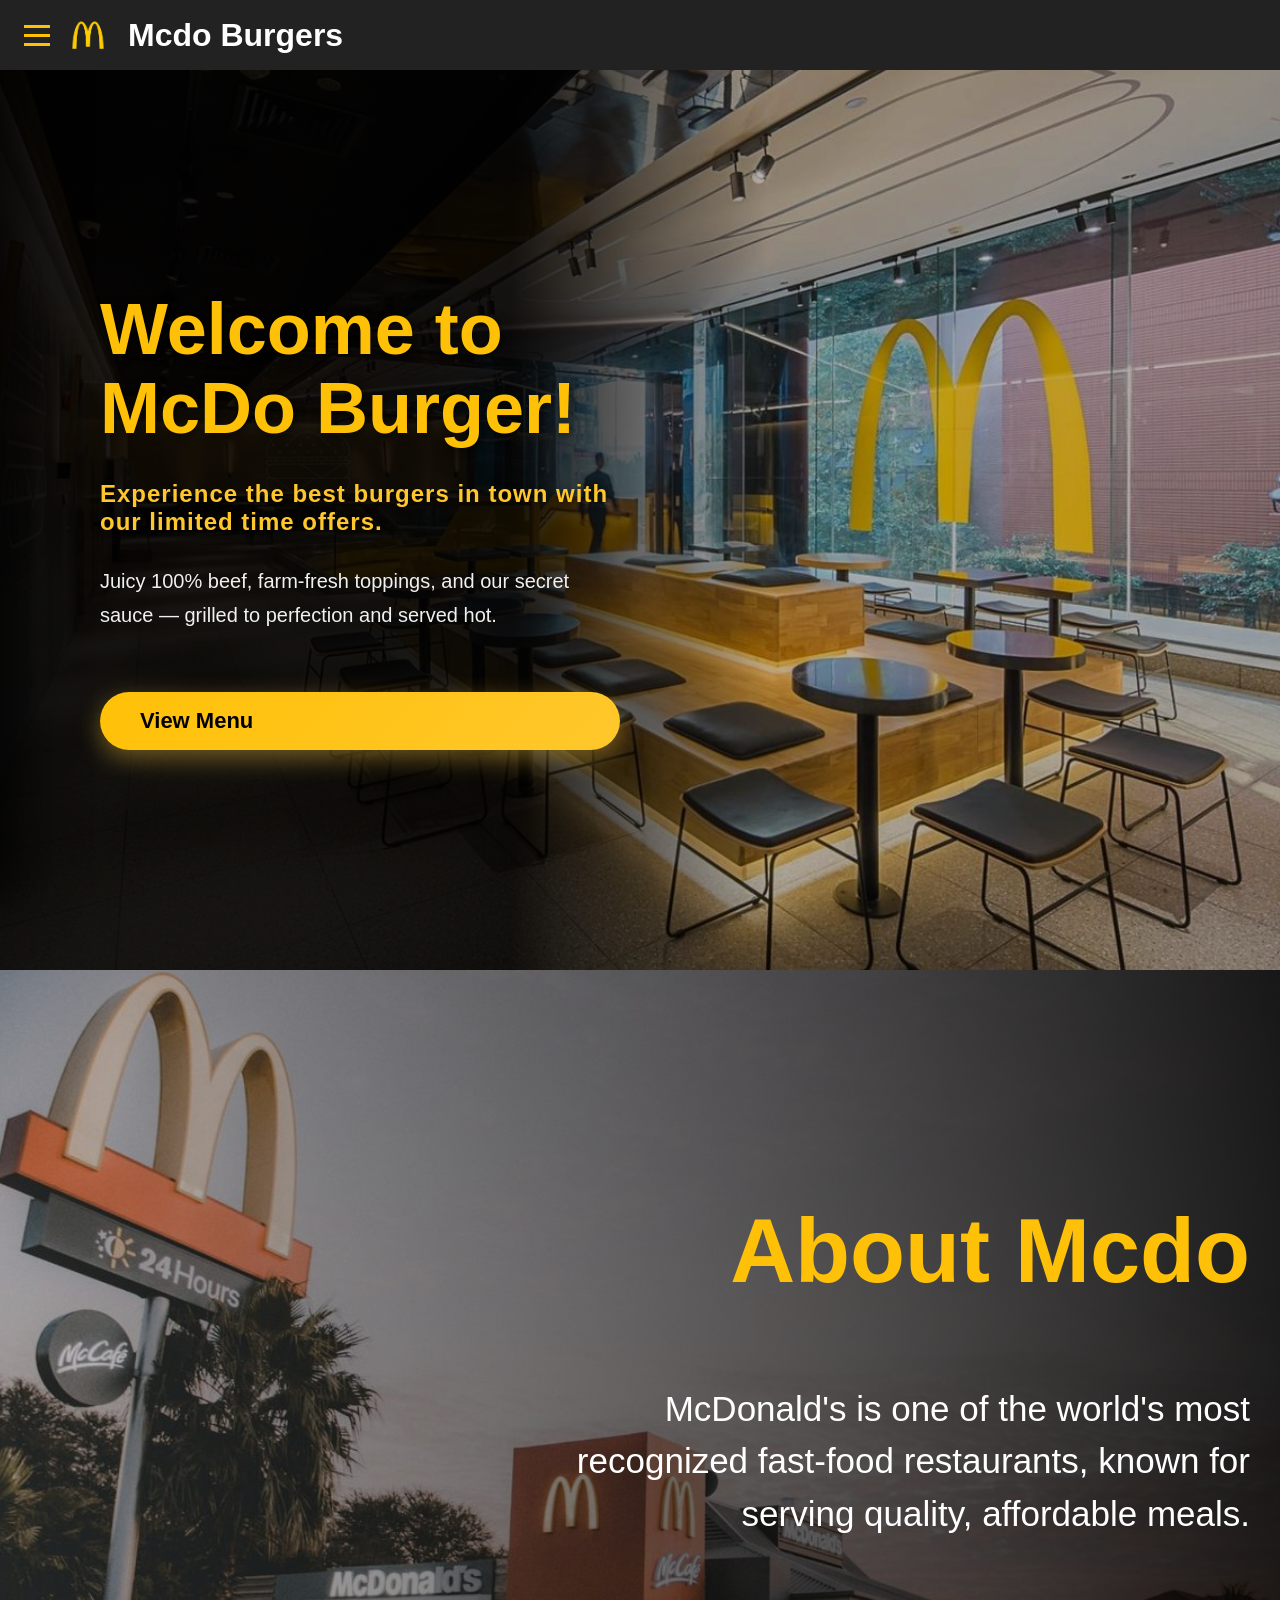
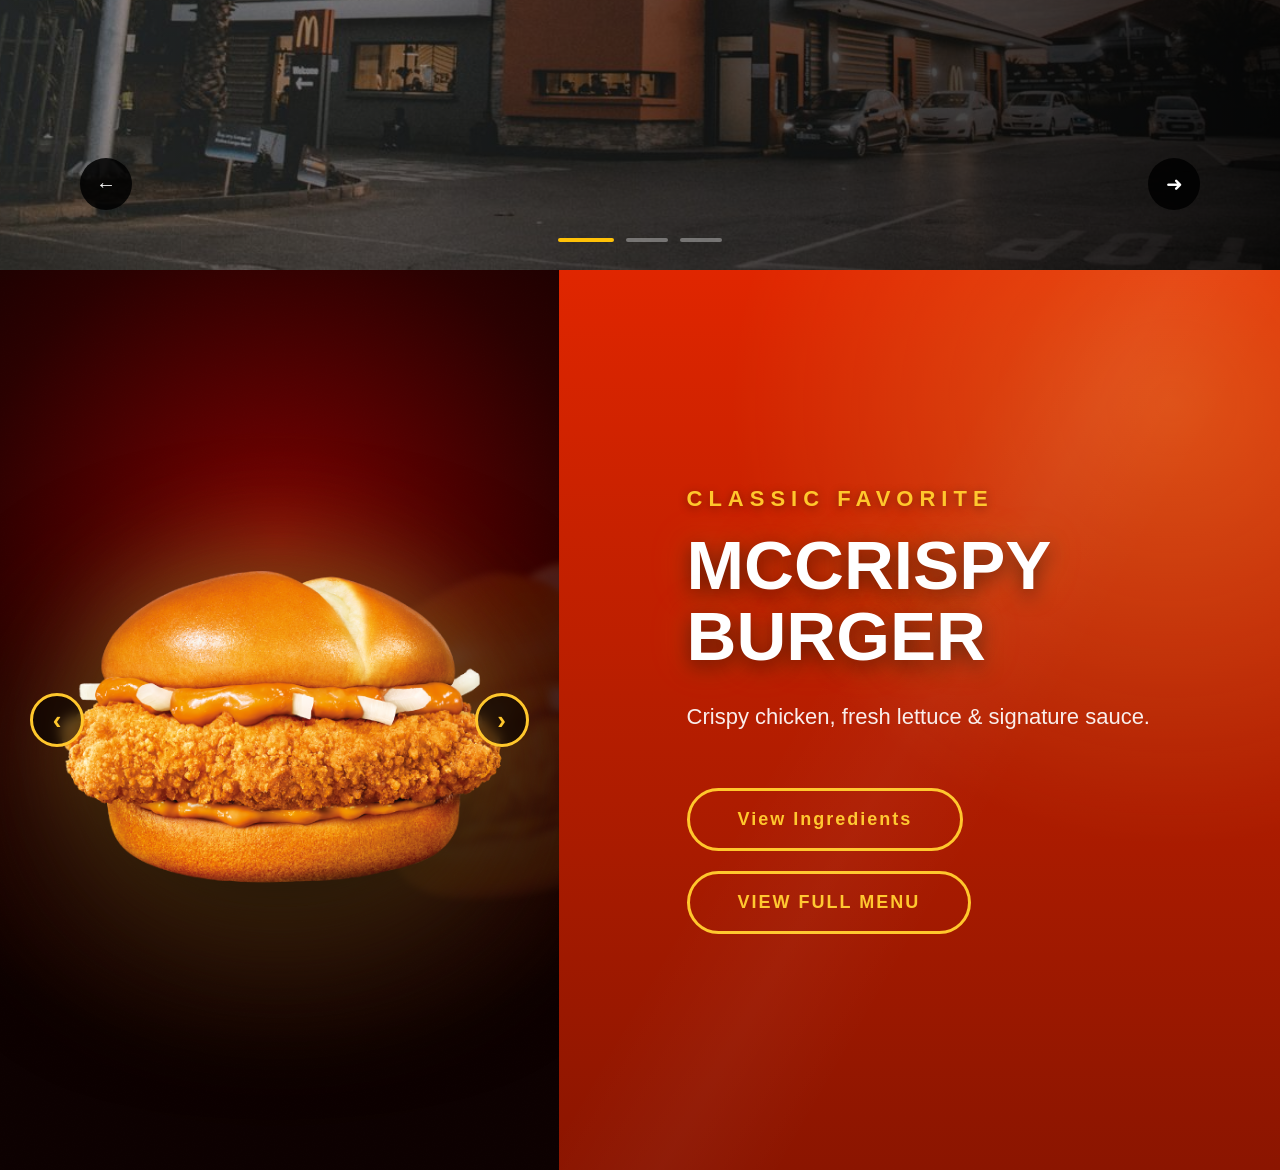
<file: promoweb/Final.html>
<!DOCTYPE html>
<html lang="en">
<head>
    <meta charset="UTF-8" />
    <meta name="viewport" content="width=device-width, initial-scale=1" />
    <link rel="stylesheet" href="Final.css" />
    <title>McDo - Burger</title>
</head>

<body>
    <header>
        <div id="menu-btn" class="menu-btn">
            <span></span>
            <span></span>
            <span></span>
        </div>

        <div class="logo-container">
            <img class="Logo" src="mcdo.png" alt="McDo Logo" />
            <h1 class="logo-text">Mcdo Burgers</h1>
        </div>
    </header>

    <!-- SIDE PANEL -->
    <div id="nav-overlay" class="nav-overlay">
        <div class="close-btn" id="close-menu">&times;</div>
        <div class="overlay-links">
            <a href="#Home">Home</a>
            <a href="#Menu">Burgers</a>
            <a href="#About">About</a>
        </div>
    </div>

    <main>
        <!-- HERO -->
        <section id="Home" class="Welcome">
            <div class="welcome">
                <h1>Welcome to McDo Burger!</h1>
                <p class="des">
                    Experience the best burgers in town with our limited time offers.
                </p>
                <p class="lead">
                Juicy 100% beef, farm-fresh toppings, and our secret sauce — grilled to
                perfection and served hot.
                </p>
                <a class="btn primary" href="#Menu">View Menu</a>
            </div>

        </section>

        <!-- SLIDER -->
        <div class="slider">
            <section id="About" class="section about active">
                <div class="overlay"></div>

                <div class="content right show">
                    <h1>About Mcdo</h1>
                    <p>
                        McDonald's is one of the world's most recognized fast-food
                        restaurants, known for serving quality, affordable meals.
                    </p>
                </div>

                <button class="nav-btn left-btn" onclick="showValues()">←</button>
                <button class="nav-btn right-btn" onclick="showStory()">➜</button>

                <div class="indicator">
                    <span class="line active"></span>
                    <span class="line"></span>
                    <span class="line"></span>
                </div>
            </section>

            <section class="section story">
                <div class="overlay"></div>

                <div class="content left">
                    <h1>Mcdo Story</h1>
                    <p>
                        McDonald's journey began in 1955 and became a global icon.
                    </p>
                </div>

                <button class="nav-btn left-btn" onclick="showAbout()">←</button>
                <button class="nav-btn right-btn" onclick="showValues()">➜</button>

                <div class="indicator">
                    <span class="line"></span>
                    <span class="line active"></span>
                    <span class="line"></span>
                </div>
            </section>

            <section class="section values">
                <div class="overlay"></div>

                <div class="content right">
                    <h1>Our Values</h1>
                    <p>
                        Quality, affordability, and customer satisfaction drive everything we do.
                    </p>
                </div>

                <button class="nav-btn left-btn" onclick="showStory()">←</button>
                <button class="nav-btn right-btn" onclick="showAbout()">➜</button>

                <div class="indicator">
                    <span class="line"></span>
                    <span class="line"></span>
                    <span class="line active"></span>
                </div>
            </section>
        </div>

        <!-- MENU HERO -->
        <section id="Menu" class="hero">
            <div class="hero-left">
                <img src="McCrispyBurger.png" class="burger main" />
                <img src="McCrispyBurger.png" class="burger background" />

                <button class="arrow left">‹</button>
                <button class="arrow right">›</button>
            </div>

            <div class="hero-right">
                <div class="hero-content">
                    <h4>CLASSIC FAVORITE</h4>
                    <h1>McCrispy Burger</h1>
                    <p>Crispy chicken, fresh lettuce & signature sauce.</p>

                    <button id="ingredientsBtn" class="btn-outline">
                        View Ingredients
                    </button>

                    <div class="bottom-btn">
                        <button id="fullMenuBtn" class="btn-outline small">
                            VIEW FULL MENU
                        </button>
                    </div>
                </div>
            </div>

        <!-- FULL BURGER MENU PANEL -->
        <div id="full-menu" class="full-menu">
            <button id="backHero" class="close-menu">×</button>

            <div class="menu-grid">
                <div class="menu-card">     
                    <img src="McCrispyBurger.png" alt="McCrispy Burger" />
                    <h3>McCrispy Burger</h3>
                </div>

                <div class="menu-card">
                    <img src="BigMac.png" alt="Big Mac" />
                    <h3>Big Mac</h3>
                </div>

                <div class="menu-card">
                    <img src="Quarterpound.png" alt="Quarter Pounder" />
                    <h3>Quarter Pounder</h3>
                </div>

                <div class="menu-card">
                    <img src="McHamCheeseBurger.png" alt="McHamCheeseBurger" />
                    <h3>McHamCheeseBurger</h3>
                </div>

                <div class="menu-card">
                    <img src="McSpicyChickenFillet.png" alt="McSpicyChickenFillet" />
                    <h3>McSpicyChickenFillet</h3>
                </div>

                <div class="menu-card">
                    <img src="filet1.png" alt="Filet-O-Fish" />
                    <h3>Filet-O-Fish</h3>
                </div>
            </div>
        </div>

        </section>

        <!-- INGREDIENTS MODAL -->
        <div id="ingredients-modal" class="ingredients-modal">
            <div class="ingredients-box">
                <span class="close-ingredients">&times;</span>
                <h2 id="ingredients-title"></h2>
                <ul id="ingredients-list"></ul>
            </div>
        </div>


    </main>

<script src="Final.js"></script>
</body>
</html>
</file>
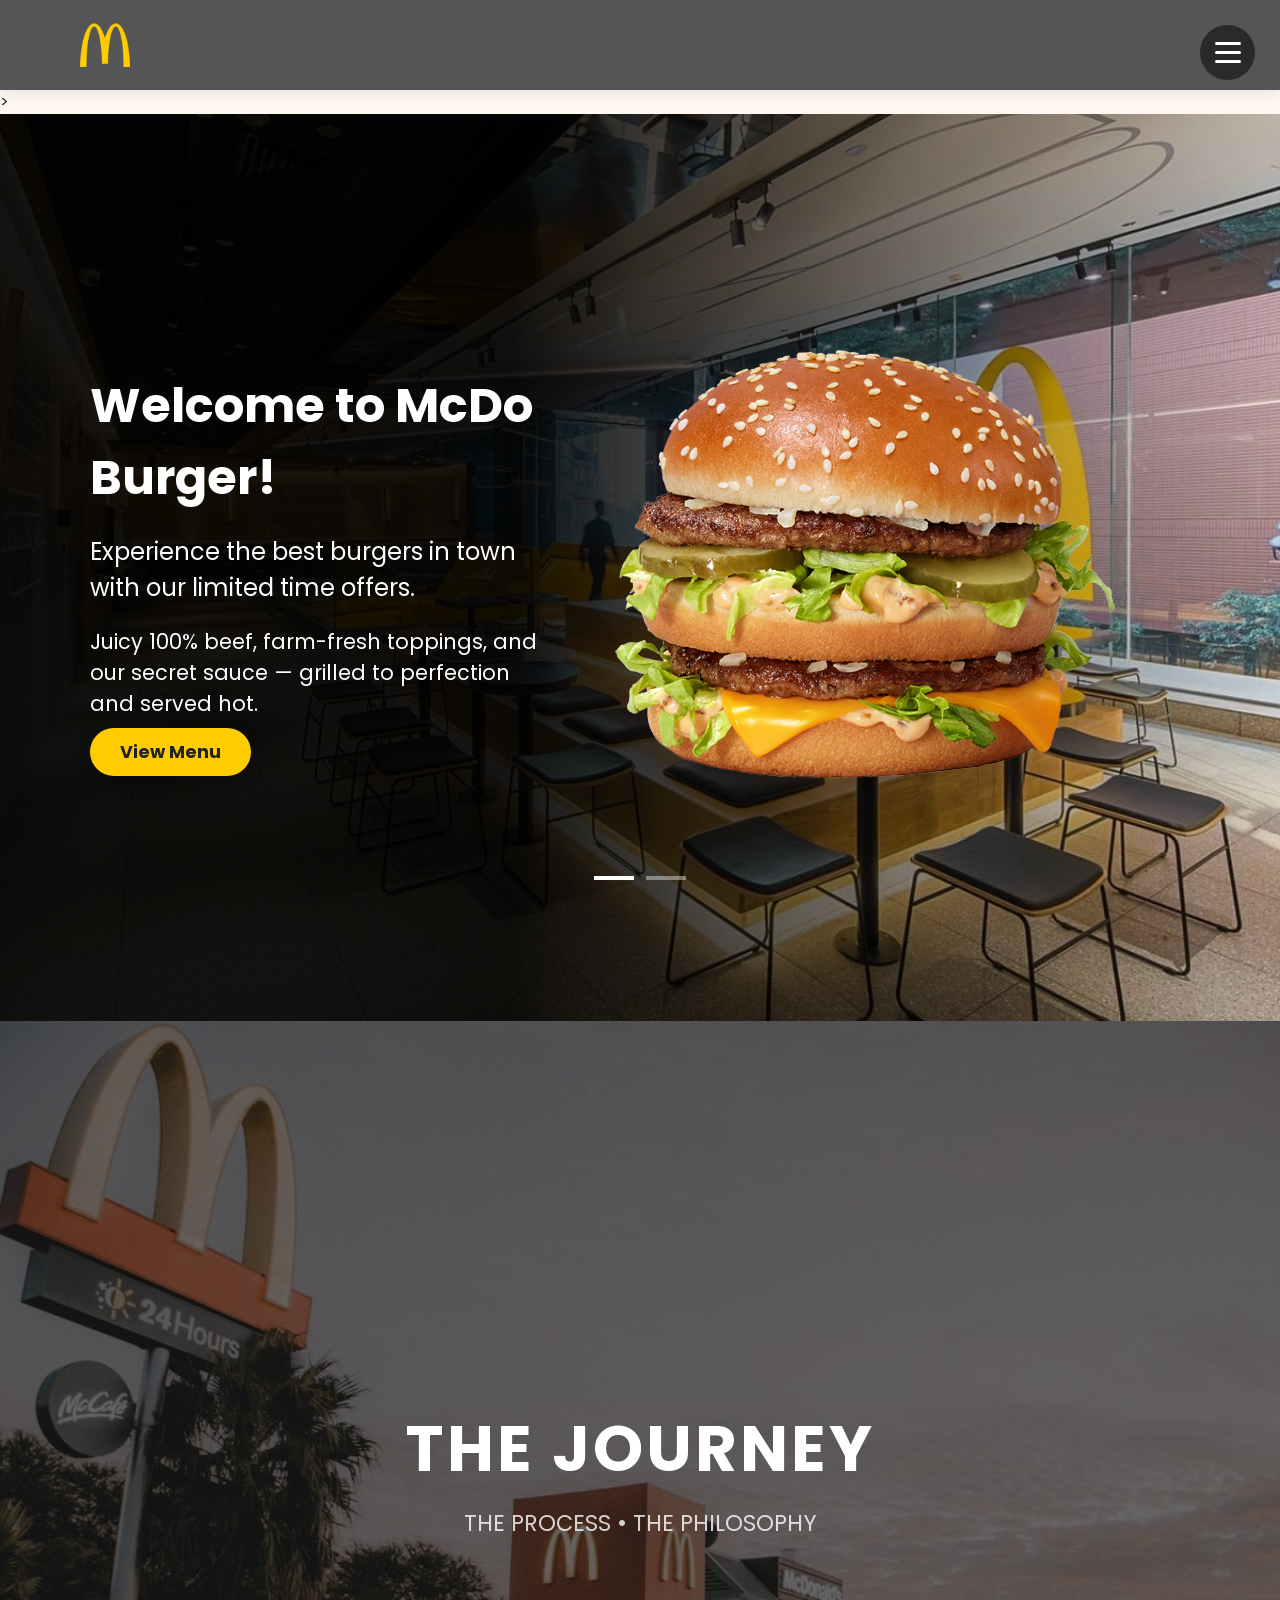
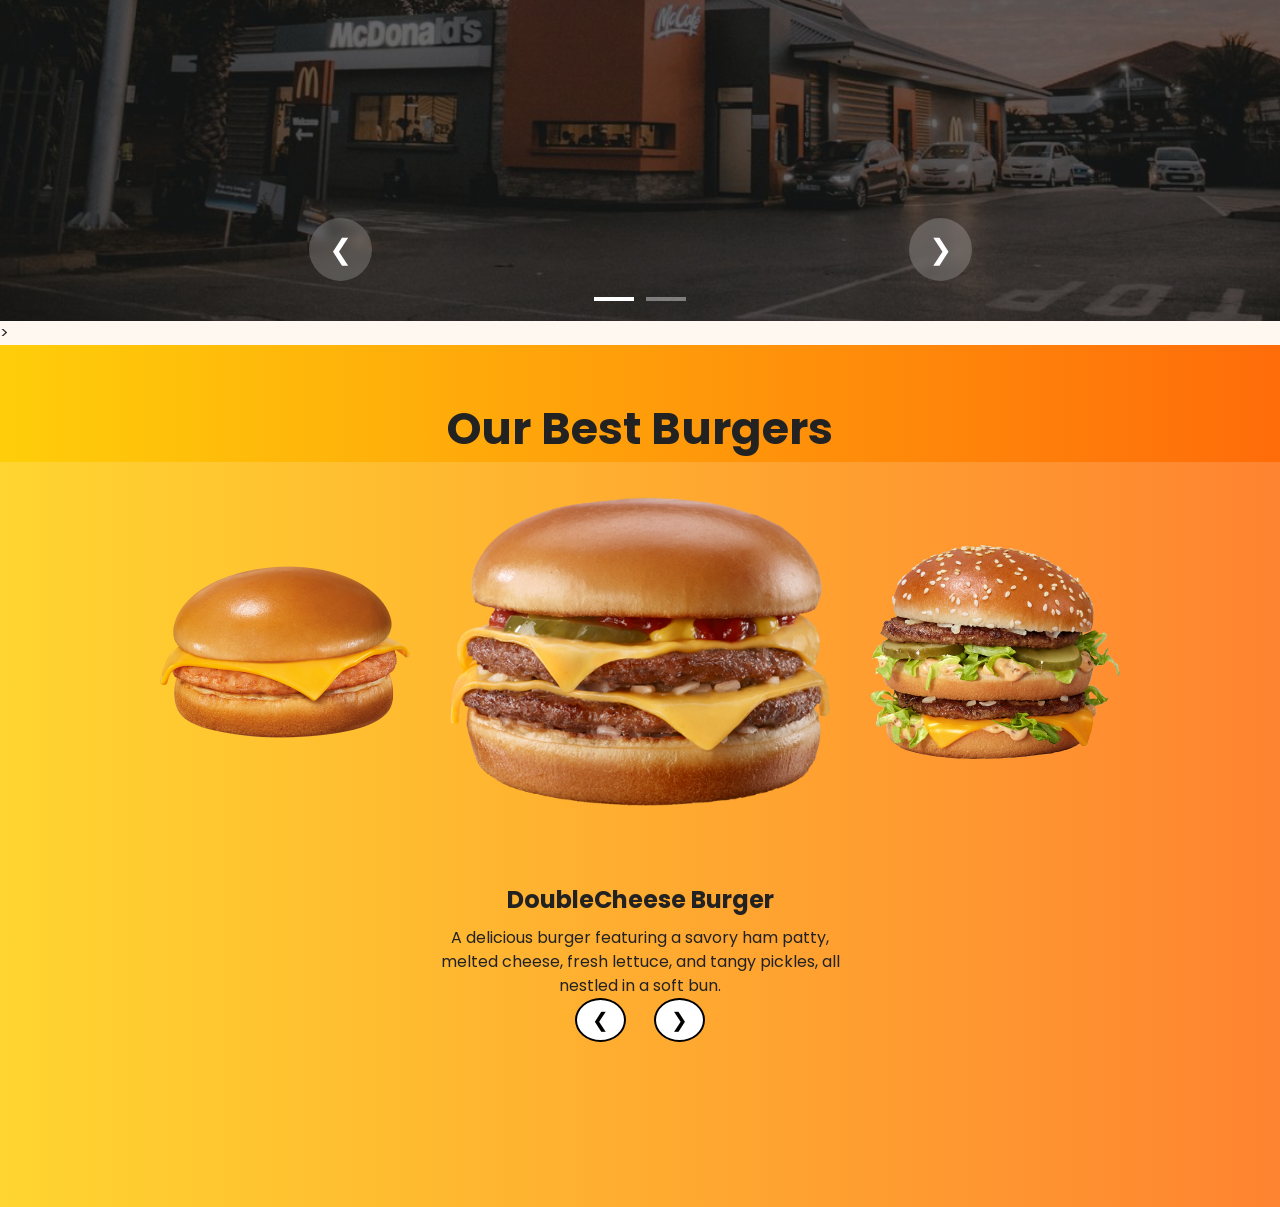
<file: promoweb/McDoBurger.html>
<!DOCTYPE html>
<html lang="en">
<head>
    <meta charset="UTF-8">
    <meta name="viewport" content="width=device-width, initial-scale=1.0">
    <link rel="stylesheet" href="McDoBurger.css">
    <title>McDo - Burger</title>
</head>
<body>
    <header>
        <img class="Logo" src="mcdo.png" alt="">

        <!-- HAMBURGER BUTTON LEFT -->
        <div id="menu-btn" class="menu-btn">
            <span></span>
            <span></span>
            <span></span>
        </div>
    </header>

    <!--Side-panel left-->>
    <div id="nav-overlay" class="nav-overlay">
    <div class="close-btn" id="close-menu">&times;</div>

        <div class="overlay-links">
            <h3>Menu</h3>
            <a href="#Home">Home</a>
            <a href="#Menu">Burgers</a>
            <a href="#Story">Story</a>
        </div>
    </div>

    <main>
        <section id="Home" class="Welcome">
            <div class="welcome animate">
                <h1>Welcome to McDo Burger!</h1>    
                <p class="des">Experience the best burgers in town with our limited time offers.</p>
                <p class="lead">Juicy 100% beef, farm-fresh toppings, and our secret sauce — grilled to perfection and served hot.</p>
                <div class="hero-ctas">
                    <a class="btn primary" href="#menu">View Menu</a>
                </div>
            </div>
            <div class="welcome-image animate">
                <img id="burger-img" src="BigMac.png" alt="Delicious McDo Burger Illustration">
            </div>
        </section>

    <!-- STORY / ABOUT SLIDER -->
    <div class="story-slider">

        <!-- STORY -->
        <section id="Story" class="story-hero slide active">
            <div class="story-overlay"></div>

            <div class="story-content">
                <h1 class="story-title">THE JOURNEY</h1>
                <p class="story-subtitle">THE PROCESS • THE PHILOSOPHY</p>
            </div>

            <div class="story-arrows">
                <button class="arrow-btn prev">&#10094;</button>
                <button class="arrow-btn next">&#10095;</button>
            </div>
        </section>

        <!-- ABOUT -->
        <section id="About" class="About slide">
            <div class="About-overlay"></div>

            <div class="A-Part">
                <h1 class="About-Title">About McDoBurger</h1>
                <p class="About-Desc">
                    McDonald’s is one of the world’s most recognized fast-food brands,
                    delivering quality, affordable meals since 1955.
                </p>
            </div>

            <div class="story-arrows">
                <button class="arrow-btn prev">&#10094;</button>
                <button class="arrow-btn next">&#10095;</button>
            </div>
        </section>

        <!-- INDICATOR -->
        <div class="indicators">
            <span class="dot active"></span>
            <span class="dot"></span>
        </div>

    </div>

    <!-- INDICATOR -->
    <div class="indicators">
        <span class="dot active"></span>
        <span class="dot"></span>
    </div>

</div>
        </section>

        <!--Burger Menu-->>
        <section id="Menu" class="burger-slider">

            <div class="burger-carousel animate">
                <h1>Our Best Burgers</h1>

                <div class="burger-group">
                    <img class="side-burger animate-zoom" id="left-burger" src="McSpicyChickenFillet.png" alt="Left Burger">
                    <img class="main-burger animate-zoom" id="center-burger" src="Doublecheeseburger.png" alt="Center Burger">
                    <img class="side-burger animate-zoom" id="right-burger" src="BigMac.png" alt="Right Burger">
                </div>

                <div class="burger-info">
                    <h2 id="burger-name">DoubleCheese Burger</h2>

                    <p id="burger-desc">
                        A delicious burger featuring a savory ham patty, melted cheese,
                        fresh lettuce, and tangy pickles, all nestled in a soft bun.
                    </p>

                    <div class="controls">
                        <button id="prev" aria-label="Previous burger">&#10094;</button>
                        <button id="next" aria-label="Next burger">&#10095;</button>
                    </div>
                </div>
            </div>
        </section>
    </main>

    <footer>
    </footer>

<script src="McDoBurger.js"></script>
</body>
</html>
</file>
<file: promoweb/Final.css>
/* =========================
    VARIABLES
========================= */
:root {
    --bg-dark: #111;
    --bg-darker: #000;
    --header-bg: #222;

    --red-main: #e02600;
    --red-dark: #8b1500;

    --yellow-main: #ffc107;
    --yellow-soft: #ffc72c;

    --white: #fff;

    --radius-pill: 999px;

    --transition-fast: 0.3s ease;
    --transition-smooth: 0.8s cubic-bezier(0.2, 0.8, 0.2, 1);
}

/* =========================
    RESET & BASE
========================= */
* {
    margin: 0;
    padding: 0;
    box-sizing: border-box;
}

body {
    font-family: Arial, Helvetica, sans-serif;
    background: var(--bg-dark);
    color: var(--white);
    overflow-x: hidden;
}

/* =========================
    HEADER
========================= */
header {
    height: 70px;
    background: var(--header-bg);
    display: flex;
    align-items: center;
    padding: 0 24px;

    position: sticky;
    top: 0;
    z-index: 999;
}

.logo-container {
    display: flex;
    align-items: center;
    gap: 12px;
}

.Logo {
    margin-left: 10px;
    height: 56px;
}

.menu-btn span {
    display: block;
    width: 26px;
    height: 3px;
    background: var(--yellow-main);
    margin: 6px 0;
}

/* =========================
    NAV SIDE PANEL
========================= */
.nav-overlay {
    position: fixed;
    inset: 0 auto 0 0;
    width: 320px;
    padding: 42px 34px;
    z-index: 100;

    display: flex;
    flex-direction: column;
    gap: 10px;

    background:
        radial-gradient(circle at 20% 15%, rgba(255,200,60,0.18), transparent 45%),
        linear-gradient(180deg, #0e0e0e, #000);

    transform: translateX(-100%);
    transition: transform 0.45s cubic-bezier(0.22, 1, 0.36, 1);
    box-shadow: 20px 0 50px rgba(0,0,0,0.7);
}

/* Slide in */
.nav-overlay.active {
  transform: translateX(0);
}

/* =========================
    CLOSE BUTTON
========================= */
.close-btn {
    margin-top: 50px;
    align-self: flex-end;
    width: 46px;
    height: 46px;
    border-radius: 50%;
    font-size: 26px;
    font-weight: bold;
    cursor: pointer;

    display: grid;
    place-items: center;

    color: var(--yellow-soft);
    background: rgba(0,0,0,0.7);
    border: 2px solid rgba(255,200,60,0.6);
    backdrop-filter: blur(6px);

    margin-bottom: 36px;

    transition:
        transform 0.25s ease,
        background 0.25s ease,
        box-shadow 0.25s ease;
}

.close-btn:hover {
    background: var(--yellow-soft);
    color: #000;
    transform: scale(1.15);
    box-shadow: 0 0 28px rgba(255,200,60,0.6);
}

/* =========================
    NAV LINKS
========================= */
.overlay-links {
    display: flex;
    flex-direction: column;
    gap: 22px;
}

/* link card style */
.overlay-links a {
    position: relative;
    padding: 14px 18px;
    border-radius: 14px;

    font-size: 20px;
    font-weight: 800;
    letter-spacing: 1px;
    text-decoration: none;

    color: var(--yellow-main);
    background: rgba(255,255,255,0.03);

    transition:
    transform 0.3s ease,
    background 0.3s ease,
    box-shadow 0.3s ease;
}

/* accent bar */
.overlay-links a::before {
    content: "";
    position: absolute;
    left: 0;
    top: 50%;
    width: 4px;
    height: 0;
    background: var(--yellow-soft);
    border-radius: 2px;
    transform: translateY(-50%);
    transition: height 0.3s ease;
    }

.overlay-links a:hover::before {
    height: 60%;
}

.overlay-links a:hover {
    background: rgb(255, 200, 60);
    transform: translateX(10px);
    box-shadow: 0 10px 30px rgba(255,200,60,0.25);
    color: #e02600;
}

/* =========================
    MOBILE
========================= */
@media (max-width: 480px) {
    .nav-overlay {
        width: 100%;
    }
}


/* =========================
    WELCOME / HERO IMAGE
========================= */
.Welcome {
    min-height: 100vh;
    padding: clamp(60px, 8vw, 100px);
    display: flex;
    align-items: center;
    justify-content: space-between;
    position: relative;
    background:
        linear-gradient(to right, rgba(0,0,0,0.85) 40%, transparent 60%),
        url("DiningArea.jpg") center / cover no-repeat;
    overflow: hidden;
}

/* subtle animated overlay for depth */
.Welcome::after {
    content: "";
    position: absolute;
    inset: 0;
    background: rgba(0,0,0,0.25);
    pointer-events: none;
    animation: pulseOverlay 12s infinite alternate;
    }

@keyframes pulseOverlay {
    0% { background: rgba(0,0,0,0.25); }
    50% { background: rgba(0,0,0,0.18); }
    100% { background: rgba(0,0,0,0.25); }
}

/* =========================
    TEXT CONTENT
========================= */
.welcome {
    max-width: 520px;
    z-index: 2;
    display: flex;
    flex-direction: column;
    gap: 12px;
}

.welcome h1 {
    font-size: clamp(48px, 6vw, 72px);
    margin-bottom: 20px;
    font-weight: 900;
    color: var(--yellow-main);
    line-height: 1.1;
    text-shadow: 2px 2px 10px rgba(0,0,0,0.6);
    animation: slideInFromLeft 1.2s ease-out forwards;
}

.des {
    color: var(--yellow-soft);
    font-size: clamp(20px, 2.5vw, 24px);
    font-weight: 600;
    margin-bottom: 16px;
    letter-spacing: 1px;
    text-shadow: 1px 1px 6px rgba(0,0,0,0.5);
    animation: slideInFromLeft 1.4s ease-out forwards;
}

.lead {
    font-size: clamp(18px, 2vw, 20px);
    line-height: 1.7;
    color: #f0f0f0;
    opacity: 0.9;
    margin-bottom: 24px;
    animation: fadeInUp 1.6s ease-out forwards;
}

/* =========================
    BUTTON CTA
========================= */
.btn {
    display: inline-block;
    margin-top: 24px;
    padding: 16px 40px;
    background: linear-gradient(135deg, var(--yellow-main), var(--yellow-soft));
    color: #000;
    font-size: clamp(18px, 2vw, 22px);
    font-weight: 900;
    text-decoration: none;
    border-radius: var(--radius-pill);
    box-shadow: 0 8px 25px rgba(255,200,60,0.4);
    transition: all 0.4s ease;
    }

.btn:hover {
    transform: translateY(-4px) scale(1.06);
    box-shadow: 0 12px 32px rgba(255,200,60,0.6);
    background: linear-gradient(135deg, var(--yellow-soft), var(--yellow-main));
}

/* =========================
    ANIMATIONS
========================= */
@keyframes slideInFromLeft {
    0% { opacity: 0; transform: translateX(-60px); }
    100% { opacity: 1; transform: translateX(0); }
    }

    @keyframes fadeInUp {
    0% { opacity: 0; transform: translateY(20px); }
    100% { opacity: 1; transform: translateY(0); }
}

/* =========================
    RESPONSIVE
========================= */
@media (max-width: 900px) {
    .Welcome {
        flex-direction: column;
        justify-content: center;
        align-items: flex-start;
        padding: clamp(40px, 8vw, 60px);
        text-align: center;
    }

    .welcome {
        align-items: center;
        text-align: center;
    }
}

/* =========================
    SLIDER
========================= */
.slider {
    position: relative;
    width: 100%;
    height: 100vh;
    padding: 70px;
}

.section {
    position: absolute;
    inset: 0;
    display: flex;
    align-items: center;
    padding: 100px;
    background-size: cover;
    background-position: center;
    opacity: 0;
    pointer-events: none;
    transition: opacity 0.6s ease;
}

.section.active {
    opacity: 1;
    pointer-events: auto;
}

/* =========================
    SLIDER CONTENT
========================= */
.content {
    position: relative;
    z-index: 2;
    max-width: 700px;
    display: flex;
    flex-direction: column;
    opacity: 0;
    transform: translateX(-80px);
    transition: all 0.8s ease;
}

.content.show {
    opacity: 1;
    transform: translateX(0);
}

.content h1 {
    color: var(--yellow-main);
    font-size: clamp(60px, 8vw, 90px);
    margin-bottom: 80px;
    font-weight: 900;
}

.content p {
    font-size: clamp(22px, 3vw, 35px);
    line-height: 1.5;
    margin-bottom: 100px;
}

/* =========================
    ABOUT & STORY
========================= */
.about,
.story {
    display: flex;
    align-items: center;
}

.about {
    justify-content: flex-end;
}

.story {
    justify-content: flex-start;
}

.about .content,
.story .content {
    max-width: 720px;
    transition: transform var(--transition-smooth), opacity var(--transition-smooth);
}

.about .content {
    align-items: flex-end;
    text-align: right;
    transform: translateX(70px);
}

.story .content {
    align-items: flex-start;
    text-align: left;
    transform: translateX(-70px);
}

/* =========================
    OVERLAYS
========================= */
.overlay {
    position: absolute;
    inset: 0;
    z-index: 0;
    pointer-events: none;
}

.about .overlay {
    background:
        linear-gradient(to left, rgba(0,0,0,0.88), rgba(0,0,0,0.25)),
        url("mcdopic.jpg") center / cover no-repeat;
}

.story .overlay {
    background:
        linear-gradient(to right, rgba(0,0,0,0.88), rgba(0,0,0,0.25)),
        url("Area.jpg") center / cover no-repeat;
}

.values .overlay {
    background:
        linear-gradient(to left, rgba(0,0,0,0.88), rgba(0,0,0,0.25)),
        url("burgercontent4.jpg") center / cover no-repeat;
}

/* =========================
    SLIDER BUTTONS
========================= */
.nav-btn {
    position: absolute;
    bottom: 60px;
    width: 52px;
    height: 52px;
    border-radius: 50%;
    background: rgba(0,0,0,0.85);
        color: var(--white);
    border: none;
    font-size: 20px;
    cursor: pointer;
    z-index: 3;
    display: flex;
    align-items: center;
    justify-content: center;
    transition:
        background var(--transition-fast),
        transform var(--transition-fast),
        box-shadow var(--transition-fast);
}

.nav-btn:hover {
    background: var(--yellow-main);
    color: #000;
    transform: scale(1.12);
    box-shadow: 0 0 24px rgba(255, 193, 7, 0.55);
}

.left-btn { left: 80px; }
.right-btn { right: 80px; }

/* =========================
    INDICATOR
========================= */
.indicator {
    position: absolute;
    bottom: 28px;
    left: 50%;
    transform: translateX(-50%);
    display: flex;
    gap: 12px;
}

.indicator .line {
    width: 42px;
    height: 4px;
    background: rgba(255,255,255,0.35);
    border-radius: 4px;
    transition: background var(--transition-fast), width var(--transition-fast);
}

.indicator .line.active {
    background: var(--yellow-main);
    width: 56px;
}

/* =========================
    HERO
========================= */
.hero {
    display: flex;
    min-height: calc(100vh - 80px);
    isolation: isolate;
    position: relative;
}

/* =========================
    HERO LEFT
========================= */
.hero-left {
    min-height: 100vh;
    flex: 1.2;
    position: relative;
    display: flex;
    align-items: center;
    justify-content: center;
    overflow: hidden;
    background:
        radial-gradient(circle at 50% 30%, #7a0000 0%, #2a0000 45%, #0c0000 75%),
        linear-gradient(180deg, #4a0000, #120000);
}

/* glow ring behind burger */
.hero-left::before {
    content: "";
    position: absolute;
    width: 520px;
    height: 520px;
    border-radius: 50%;
    background:
    radial-gradient(circle, rgba(255,200,60,0.35), transparent 65%);
    filter: blur(40px);
    z-index: 0;
    animation: pulseGlow 4s ease-in-out infinite;
}

/* subtle grain texture */
.hero-left::after {
    content: "";
    position: absolute;
    inset: 0;
    background-image: url("data:image/svg+xml,%3Csvg xmlns='http://www.w3.org/2000/svg' width='120' height='120'%3E%3Cfilter id='n'%3E%3CfeTurbulence type='fractalNoise' baseFrequency='0.9' numOctaves='2'/%3E%3C/filter%3E%3Crect width='120' height='120' filter='url(%23n)' opacity='0.035'/%3E%3C/svg%3E");
    opacity: 0.35;
    pointer-events: none;
    z-index: 1;
}

/* =========================
    BURGER IMAGES
========================= */
.burger {
    position: absolute;
    z-index: 2;
    transition:
    transform var(--transition-smooth),
    filter 0.4s ease;
}

.burger.main {
    width: clamp(320px, 36vw, 460px);
    filter:
    drop-shadow(0 50px 80px rgba(0,0,0,0.85))
    drop-shadow(0 0 40px rgba(255,200,60,0.35));
}

/* floating background burger */
.burger.background {
    opacity: 0.12;
    transform: translateX(260px) rotate(-14deg) scale(0.95);
    filter: blur(4px);
    z-index: 1;
}

/* hover promo effect */
.hero-left:hover .burger.main {
    transform: translateY(-22px) scale(1.08);
    filter:
    drop-shadow(0 60px 90px rgba(0,0,0,0.9))
    drop-shadow(0 0 55px rgba(255,200,60,0.55));
}

/* =========================
    ANIMATION
========================= */
@keyframes pulseGlow {
    0%, 100% {
        transform: scale(0.95);
        opacity: 0.65;
    }
    50% {
        transform: scale(1.05);
        opacity: 1;
    }
}

/* =========================
    MOBILE OPTIMIZATION
========================= */
@media (max-width: 900px) {
    .hero-left::before {
        width: 360px;
        height: 360px;
    }

    .burger.background {
        display: none;
    }
}


/* =========================
    PROMOTIONAL RIGHT PANEL
========================= */
.hero-right {
    min-height: 100vh;
    flex: 1;
    position: relative;
    background:
    radial-gradient(circle at 85% 15%, rgba(255,215,90,0.25), transparent 45%),
    linear-gradient(180deg, var(--red-main), var(--red-dark));
    padding: clamp(80px, 10vw, 150px);
    display: flex;
    flex-direction: column;
    justify-content: center;
    overflow: hidden;
}

/* subtle grain / light sweep */
.hero-right::before {
    content: "";
    position: absolute;
    inset: 0;
    background:
    linear-gradient(120deg, transparent 40%, rgba(255,255,255,0.08), transparent 60%);
    opacity: 0.4;
    pointer-events: none;
}

/* TAGLINE */
.hero-right h4 {
    font-size: clamp(18px, 2vw, 22px);
    letter-spacing: 6px;
    text-transform: uppercase;
    color: var(--yellow-soft);
    font-weight: 900;
    margin-bottom: 18px;
    text-shadow: 0 2px 10px rgba(0,0,0,0.4);
}

/* HEADLINE */
.hero-right h1 {
    font-size: clamp(50px, 5.4vw, 76px);
    font-weight: 900;
    line-height: 1.03;
    margin-bottom: 26px;
    text-transform: uppercase;
    text-shadow:
    0 6px 20px rgba(0,0,0,0.55),
    0 0 40px rgba(255, 200, 60, 0.25);
}

/* DESCRIPTION */
.hero-right p {
    font-size: clamp(18px, 2vw, 22px);
    max-width: 520px;
    line-height: 1.75;
    margin-bottom: 52px;
    color: rgba(255,255,255,0.92);
}

/* =========================
    BURGER SLIDER ARROWS
========================= */
.arrow {
    position: absolute;
    top: 50%;
    transform: translateY(-50%);
    width: 54px;
    height: 54px;
    border-radius: 50%;
    background: rgba(0, 0, 0, 0.6);
    border: 3px solid var(--yellow-soft);
    color: var(--yellow-soft);
    font-size: 26px;
    font-weight: bold;
    cursor: pointer;
    z-index: 20;
    display: flex;
    align-items: center;
    justify-content: center;
    transition: var(--transition-fast);
    backdrop-filter: blur(6px);
}

/* Hover effect */
.arrow:hover {
    background: var(--yellow-soft);
    color: var(--red-dark);
    transform: translateY(-50%) scale(1.15);
    box-shadow: 0 0 30px rgba(255, 199, 44, 0.6);
}

/* Positioning */
.arrow.left {
    left: 30px;
}

.arrow.right {
    right: 30px;
}

/* Mobile spacing */
@media (max-width: 900px) {
    .arrow.left {
        left: 15px;
    }

    .arrow.right {
        right: 15px;
    }
}

/* =========================
    INGREDIENTS MODAL
========================= */
.ingredients-modal {
    position: fixed;
    inset: 0;
    background: rgba(0, 0, 0, 0.85);
    backdrop-filter: blur(6px);
    display: flex;
    align-items: center;
    justify-content: center;
    opacity: 0;
    pointer-events: none;
    transition: opacity 0.35s ease;
    z-index: 1000;
}

.ingredients-modal.active {
    opacity: 1;
    pointer-events: auto;
}

/* Modal Box */
.ingredients-box {
    position: relative;
    background: linear-gradient(145deg, #111, #1a1a1a);
    padding: 40px 36px;
    border-radius: 24px;
    width: 90%;
    max-width: 440px;
    text-align: center;
    box-shadow: 0 25px 60px rgba(0,0,0,0.7), 0 0 20px rgba(255, 193, 7, 0.25);
    transform: scale(0.9) translateY(20px);
    opacity: 0;
    transition: all 0.35s cubic-bezier(0.25, 1, 0.5, 1);
}

.ingredients-modal.active .ingredients-box {
    transform: scale(1) translateY(0);
    opacity: 1;
}

/* Title */
.ingredients-box h2 {
    color: var(--yellow-main);
    margin-bottom: 22px;
    font-size: 26px;
    letter-spacing: 1px;
    text-shadow: 1px 1px 6px rgba(255, 193, 7, 0.5);
}

/* List */
.ingredients-box ul {
    list-style: none;
    padding: 0;
    margin: 0;
    font-size: 18px;
    line-height: 2;
    color: #f0f0f0;
    text-align: left;
}

.ingredients-box ul li {
    padding: 8px 0;
    border-bottom: 1px solid rgba(255,255,255,0.12);
    transition: background 0.3s ease, color 0.3s ease;
}

.ingredients-box ul li:hover {
    background: rgba(255, 193, 7, 0.08);
    color: var(--yellow-main);
}

.ingredients-box ul li:last-child {
    border-bottom: none;
}

/* Close Button */
.close-ingredients {
    position: absolute;
    top: 16px;
    right: 20px;
    font-size: 30px;
    color: #fff;
    cursor: pointer;
    transition: transform 0.25s ease, opacity 0.25s ease, color 0.25s ease;
}

.close-ingredients:hover {
    transform: scale(1.2) rotate(20deg);
    opacity: 0.9;
    color: var(--yellow-main);
}

/* Mobile */
@media (max-width: 480px) {
    .ingredients-box {
        padding: 32px 24px;
    }

    .ingredients-box h2 {
        font-size: 24px;
    }

    .ingredients-box ul {
        font-size: 16px;
    }
}


/* =========================
    FULL MENU OVERLAY
========================= */
.full-menu {
    position: fixed;
    inset: 0;
    background:
    radial-gradient(circle at 50% 20%, rgba(255,200,60,0.18), transparent 45%),
    linear-gradient(180deg, #0d0d0d, #000);
    display: flex;
    align-items: center;
    justify-content: center;
    z-index: 100;
    opacity: 0;
    visibility: hidden;
    transition: opacity 0.35s ease, visibility 0.35s ease;
}

.full-menu.active {
    opacity: 1;
    visibility: visible;
}

/* =========================
    MENU GRID
========================= */
.menu-grid {
    display: grid;
    grid-template-columns: repeat(3, minmax(220px, 1fr));
    gap: 34px;
    max-width: 960px;
    width: 100%;
    padding: 40px;
}

/* =========================
    MENU CARD
========================= */
.menu-card {
    background:
    linear-gradient(180deg, #1b1b1b, #0f0f0f);
    border-radius: 22px;
    padding: 26px 22px 30px;
    text-align: center;
    cursor: pointer;
    position: relative;
    overflow: hidden;
    transition:
    transform 0.35s ease,
    box-shadow 0.35s ease;
}

/* glossy highlight */
.menu-card::before {
    content: "";
    position: absolute;
    inset: 0;
    background:
    linear-gradient(120deg, transparent 40%, rgba(255,255,255,0.08), transparent 60%);
    opacity: 0;
    transition: opacity 0.35s ease;
}

.menu-card:hover::before {
    opacity: 1;
}

.menu-card:hover {
    transform: translateY(-10px) scale(1.04);
    box-shadow:
        0 25px 50px rgba(0,0,0,0.7),
        0 0 40px rgba(255,200,60,0.25);
}

/* =========================
    MENU IMAGE
========================= */
.menu-card img {
    width: 100%;
    max-width: 170px;
    margin-inline: auto;
    filter: drop-shadow(0 20px 30px rgba(0,0,0,0.6));
    transition: transform 0.35s ease;
}

.menu-card:hover img {
    transform: translateY(-6px) scale(1.05);
}

/* =========================
    MENU TITLE
========================= */
.menu-card h3 {
    margin-top: 18px;
    font-size: 17px;
    font-weight: 800;
    color: #fff;
    letter-spacing: 0.5px;
    text-shadow: 0 2px 10px rgba(0,0,0,0.5);
}

/* =========================
    CLOSE BUTTON
========================= */
.close-menu {
    margin-top: 50px;
    position: absolute;
    top: 32px;
    right: 42px;
    width: 52px;
    height: 52px;
    border-radius: 50%;
    background: rgba(0,0,0,0.75);
    border: 2px solid rgba(255,200,60,0.8);
    color: var(--yellow-soft);
    font-size: 26px;
    cursor: pointer;
    display: grid;
    place-items: center;
    backdrop-filter: blur(6px);
    transition:
        transform 0.25s ease,
        background 0.25s ease,
        box-shadow 0.25s ease;
}

.close-menu:hover {
    background: var(--yellow-soft);
    color: #000;
    transform: scale(1.12);
    box-shadow: 0 0 30px rgba(255,200,60,0.6);
}

/* =========================
    CTA BUTTON
========================= */
.btn-outline {
    margin-bottom: 20px;
    border: 3px solid var(--yellow-soft);
    color: var(--yellow-soft);
    padding: 18px 48px;
    border-radius: var(--radius-pill);
    background: transparent;
    font-size: 18px;
    font-weight: 800;
    letter-spacing: 2px;
    cursor: pointer;
    transition: var(--transition-fast);
}

.btn-outline:hover {
    background: var(--yellow-soft);
    color: var(--red-dark);
    transform: translateY(-4px) scale(1.05);
}

/* =========================
    RESPONSIVE
========================= */
@media (max-width: 900px) {
    .hero {
        flex-direction: column;
    }

    .burger.background {
        display: none;
    }

    .hero-right {
        text-align: center;
        align-items: center;
    }
}
</file>
<file: promoweb/McDoBurger.css>
@import url('https://fonts.googleapis.com/css2?family=Poppins:wght@300;400;600;700;800&display=swap');

:root {
    --mcdo-red: #d70000;
    --mcdo-yellow: #ffcc00;
    --mcdo-orange: #ff6600;
    --dark: #222;
    --light: #fff;
    --gray: #555;
}

* {
    margin: 0;
    padding: 0;
    box-sizing: border-box;
}

body {
    font-family: "Poppins", sans-serif;
    background: #fff8f0;
    color: var(--dark);
    line-height: 1.5;
}

header {
    width: 100%;
    display: flex;
    justify-content: space-between;
    align-items: center;
    padding: 0px 60px;
    background: var(--gray);
    position: sticky;
    top: 0;
    z-index: 1000;
    box-shadow: 0 4px 15px rgba(0,0,0,0.08);
}

header .Logo {
    width: 90px;
    height: auto;
    transition: 0.3s ease;
}

header .Logo:hover {
    transform: scale(1.1);
}

nav ul {
    list-style: none;
    display: flex;
    gap: 40px;
}

nav a {
    text-decoration: none;
    font-weight: 600;
    color: var(--dark);
    font-size: 1.1rem;
    transition: 0.3s ease;
}

nav a:hover {
    color: var(--mcdo-red);
}

.Welcome {
    display: flex;
    align-items: center;
    padding: 125px 90px ;
    background: 
        linear-gradient(to right, rgba(0,0,0,0.9) 40%, rgba(0,0,0,0)),
        url("DiningArea.jpg");
    background-size: cover;
    background-position: center;
    color: var(--light);
}

.welcome {
    flex: 1;
}

.welcome h1 {
    font-size: 3rem;
    margin-bottom: 20px;
}

.welcome p.des {
    font-size: 1.5rem;
    margin-bottom: 15px;
    max-width: 600px;
}

.welcome p.lead {
    font-size: 1.3rem;
    margin: 20px 0;
    max-width: 600px;
}

.Welcome img {
    margin: 75px;
    width: 500px; 
    height: auto;
    animation: float 3s ease-in-out infinite;
    transition: opacity 0.5s ease-in-out;
}

@keyframes float {
    0% { transform: translateY(0); }
    50% { transform: translateY(-15px); }
    100% { transform: translateY(0); }
}

.btn {
    padding: 12px 30px;
    border-radius: 50px;
    font-size: 1.1rem;
    font-weight: 700;
    text-decoration: none;
    transition: 0.3s ease;
}

.btn.primary {
    background: var(--mcdo-yellow);
    color: var(--dark);
    box-shadow: 0 6px 15px rgba(0,0,0,0.2);
}

.btn.primary:hover {
    background: #ffe27b;
    transform: scale(1.05);
}

/* STORY SLIDER */
.story-slider {
    position: relative;
    width: 100%;
    height: 100vh;
    overflow: hidden;
}

.slide {
    position: absolute;
    inset: 0;
    opacity: 0;
    pointer-events: none;
    transition: opacity 0.6s ease;
}

.slide.active {
    opacity: 1;
    pointer-events: auto;
}

/* ABOUT CONTENT FIX */
.A-Part {
    position: relative;
    z-index: 2;
    color: white;
    text-align: center;
    max-width: 700px;
    padding: 0 20px;
}

.About-Title {
    font-size: 3rem;
    margin-bottom: 20px;
}

/* INDICATOR */
.indicators {
    position: absolute;
    bottom: 20px;
    width: 100%;
    display: flex;
    justify-content: center;
    gap: 12px;
    z-index: 10;
}

.dot {
    width: 40px;
    height: 4px;
    background: rgba(255,255,255,0.4);
}

.dot.active {
    background: white;
}

.story-hero {
    position: relative;
    width: 100%;
    height: 100vh;
    background: url("mcdopic.jpg") no-repeat center center/cover;
    display: flex;
    justify-content: center;
    align-items: center;
    overflow: hidden;
}

/* Dark gradient overlay */
.story-overlay {
    width: 100%;
    height: auto;
    position: absolute;
    inset: 0;
    background: linear-gradient(
        to bottom,
        rgba(0,0,0,0.6),
        rgba(0,0,0,0.6)
    );
    z-index: 1;
}

.story-content {
    position: relative;
    z-index: 2;
    text-align: center;
    color: white;
    text-transform: uppercase;
    padding: 0 20px;
}

.story-title {
    font-size: 4rem;
    font-weight: 700;
    letter-spacing: 3px;
}

.story-subtitle {
    font-size: 1.4rem;
    margin-top: 10px;
    opacity: 0.8;
}

/* Left & Right Arrows */
.story-arrows {
    position: absolute;
    bottom: 40px;
    width: 100%;
    display: flex;
    justify-content: space-around;
    padding: 0 40px;
    z-index: 3;
}

.About {
    position: relative;
    width: 100%;
    height: 100vh;
    background: url("image.png") no-repeat center center/cover;
    display: flex;
    justify-content: center;
    align-items: center;
    overflow: hidden;
}

.About-overlay {
    width: 100%;
    height: auto;
    position: absolute;
    inset: 0;
    background: linear-gradient(
        to bottom,
        rgba(0,0,0,0.6),
        rgba(0,0,0,0.6)
    );
    z-index: 1;
}

.About-Title {
    font-size: medium;
    
}

.arrow-btn {
    background: rgba(255,255,255,0.2);
    border: none;
    backdrop-filter: blur(5px);
    padding: 15px 20px;
    border-radius: 50%;
    font-size: 28px;
    color: white;
    cursor: pointer;
    transition: 0.3s ease;
}

.arrow-btn:hover {
    background: rgba(255,255,255,0.4);
}

/* ---------- GENERAL LAYOUT ---------- */

.burger-carousel {
    background: linear-gradient(to right, rgba(255, 204, 0, 0.8), rgba(255, 102, 0, 0.8));
    margin-top: auto;
    text-align: center;
    padding-bottom: 125px;
}

.burger-slider h1,
.burger-carousel h1 {
    background: linear-gradient(to right, rgba(255, 204, 0, 0.8), rgba(255, 102, 0, 0.8));

    padding-top: 50px;
    text-align: center;
    font-size: 2.8rem;
    margin-bottom: 0px;
}

/* ---------- BURGER IMAGES ---------- */
.burger-group {
    display: flex;
    justify-content: center;
    align-items: center;
    gap: 40px;
}

.side-burger {
    width: 250px;
    opacity: 0.6;
    transition: 0.4s ease;
}

.main-burger {
    width: 380px;
    transition: 0.4s ease;
}

/* ---------- INFO BOX ---------- */
.burger-info {
    width: 450px;
    margin: 25px auto;
    padding: 15px 20px;
    border-radius: 8px;
    text-align: center;
}

.burger-info h2 {
    margin-bottom: 8px;
}

/* ---------- BUTTON CONTROLS ---------- */
.controls button {
    background: #fff;
    border: 2px solid #000;
    border-radius: 50%;
    padding: 8px 15px;
    font-size: 20px;
    margin: 0 12px;
    cursor: pointer;
    transition: 0.3s;
}

.controls button:hover {
    background: #000;
    color: #fff;
}

/* ---------- ANIMATION ---------- */
.slide {
    animation: slideAnimation 0.5s ease;
}

@keyframes slideAnimation {
    from { 
        opacity: 0;
        transform: translateX(40px); 
    }
    to { 
        opacity: 1;
        transform: translateX(0); 
    }
}

@media (max-width: 900px) {
    .Welcome {
        flex-direction: column;
        text-align: center;
    }

    .Welcome img {
        margin-top: 40px;
    }

    header {
        padding: 15px 20px;
    }
}

/* Base animation setup */
.animate, 
.animate-left,
.animate-right,
.animate-zoom {
    opacity: 0;
    transition: all 0.8s ease-out;
}

/* Slide up (default) */
.animate {
    transform: translateY(40px);
}

.animate.show {
    opacity: 1;
    transform: translateY(0);
}

/* Slide in from the left */
.animate-left {
    transform: translateX(-50px);
}

.animate-left.show {
    opacity: 1;
    transform: translateX(0);
}

/* Slide in from the right */
.animate-right {
    transform: translateX(50px);
}

.animate-right.show {
    opacity: 1;
    transform: translateX(0);
}

/* Zoom-in effect */
.animate-zoom {
    transform: scale(0.8);
}

.animate-zoom.show {
    opacity: 1;
    transform: scale(1);
}

.menu-btn {
    position: fixed;
    top: 25px;
    right: 25px;
    width: 55px;
    height: 55px;
    background: rgba(0,0,0,0.5);
    border-radius: 50%;
    display: flex;
    flex-direction: column;
    justify-content: center;
    align-items: center;
    gap: 6px;
    cursor: pointer;
    z-index: 2000;
    backdrop-filter: blur(4px);
    transition: 0.3s ease;
}

.menu-btn span {
    width: 26px;
    height: 3px;
    background: white;
    border-radius: 2px;
}

.nav-overlay {
    margin-left: 1600px;
    position: fixed;
    inset: 0;
    background: #555555;
    color: white;
    display: flex;
    justify-content: flex-end;
    align-items: center;
    padding-right: 50px;
    opacity: 0;
    visibility: hidden;
    transition: 0.4s ease;
    z-index: 3000;
}

.nav-overlay.show {
    opacity: 1;
    visibility: visible;
}

/* CLOSE BUTTON */
.close-btn {
    position: absolute;
    top: 30px;
    right: 40px;
    font-size: 40px;
    cursor: pointer;
}

/* RIGHT SIDE MENU */
.overlay-links {
    text-align: right;
    animation: slideIn 0.5s ease forwards;
}

.overlay-links h3 {
    opacity: 0.6;
    font-size: 1rem;
    margin-bottom: 15px;
}

.overlay-links a {
    display: block;
    color: white;
    text-decoration: none;
    font-size: 2.4rem;
    margin-bottom: 10px;
    transition: 0.3s ease;
}

.overlay-links a:hover {
    color: var(--mcdo-yellow);
}

/* Slide-in animation */
@keyframes slideIn {
    from { opacity: 0; transform: translateX(50px); }
    to { opacity: 1; transform: translateX(0); }
}
</file>
